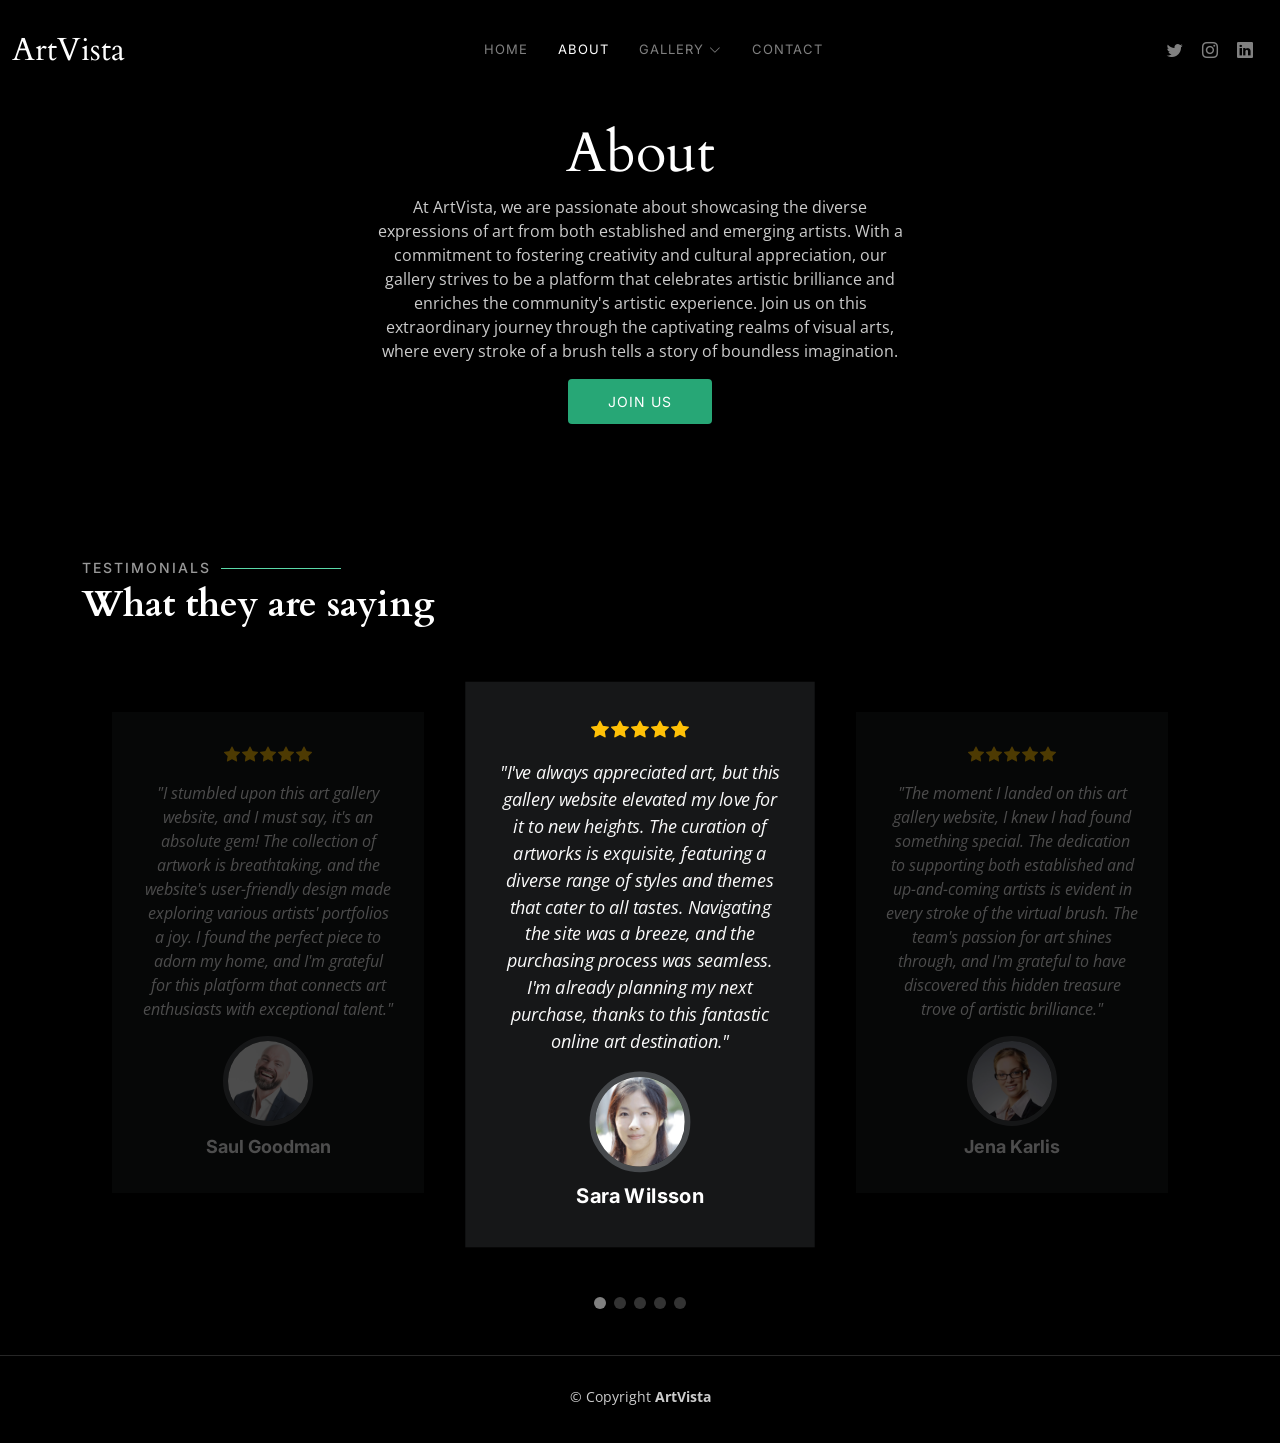
<file: about.html>
<!DOCTYPE html>
<html lang="en">

<head>
  <meta charset="utf-8">
  <meta content="width=device-width, initial-scale=1.0" name="viewport">

  <title>ArtVista - About</title>
  <meta content="" name="description">
  <meta content="" name="keywords">
  <link href="assets/img/favicon.png" rel="icon">
  <link href="assets/img/apple-touch-icon.png" rel="apple-touch-icon">
  <link rel="preconnect" href="https://fonts.googleapis.com">
  <link rel="preconnect" href="https://fonts.gstatic.com" crossorigin>
  <link href="https://fonts.googleapis.com/css2?family=Open+Sans:ital,wght@0,300;0,400;0,500;0,600;0,700;1,300;1,400;1,600;1,700&family=Inter:ital,wght@0,300;0,400;0,500;0,600;0,700;1,300;1,400;1,500;1,600;1,700&family=Cardo:ital,wght@0,400;0,700;1,400&display=swap" rel="stylesheet">

  <link href="assets/vendor/bootstrap/css/bootstrap.min.css" rel="stylesheet">
  <link href="assets/vendor/bootstrap-icons/bootstrap-icons.css" rel="stylesheet">
  <link href="assets/vendor/swiper/swiper-bundle.min.css" rel="stylesheet">
  <link href="assets/vendor/glightbox/css/glightbox.min.css" rel="stylesheet">
  <link href="assets/vendor/aos/aos.css" rel="stylesheet">

  <link href="assets/css/main.css" rel="stylesheet">
</head>

<body>

  <!-- Header -->
  <header id="header" class="header d-flex align-items-center fixed-top">
    <div class="container-fluid d-flex align-items-center justify-content-between">

      <a href="index.html" class="logo d-flex align-items-center  me-auto me-lg-0">
        <h1>ArtVista</h1>
      </a>
      <!-- navbar -->
      <nav id="navbar" class="navbar">
        <ul>
          <li><a href="index.html">Home</a></li>
          <li><a href="about.html" class="active">About</a></li>
          <li class="dropdown"><a href="gallery.html"><span>Gallery</span> <i class="bi bi-chevron-down dropdown-indicator"></i></a>
            <ul>
              <li><a href="gallery.html">Abstract</a></li>
              <li><a href="gallery.html">Modernism</a></li>
              <li><a href="gallery.html">Minimalism</a></li>
              <li><a href="gallery.html">Photorealism</a></li>
              <li><a href="gallery.html">Impressionism</a></li> 
              <li><a href="gallery.html">Realism</a></li>
            </ul>
          </li>
          <li><a href="contact.html">Contact</a></li>
        </ul>
      </nav>


      <div class="header-social-links">
        <a href="https://twitter.com/tdpvistasocial" class="twitter"><i class="bi bi-twitter"></i></a>
        <a href="https://www.instagram.com/tdpvistasocial" class="instagram"><i class="bi bi-instagram"></i></a>
        <a href="https://www.linkedin.com/company/tdpvista/mycompany/" class="linkedin"><i class="bi bi-linkedin"></i></i></a>
      </div>
      <i class="mobile-nav-toggle mobile-nav-show bi bi-list"></i>
      <i class="mobile-nav-toggle mobile-nav-hide d-none bi bi-x"></i>

    </div>
  </header>

  <main id="main" data-aos="fade" data-aos-delay="1500">

  <!-- About Section -->
    <div class="page-header d-flex align-items-center">
      <div class="container position-relative">
        <div class="row d-flex justify-content-center">
          <div class="col-lg-6 text-center">
            <h2>About</h2>
            <p>At ArtVista, we are passionate about showcasing the diverse expressions of art from both established and emerging artists. With a commitment to fostering creativity and cultural appreciation, our gallery strives to be a platform that celebrates artistic brilliance and enriches the community's artistic experience. Join us on this extraordinary journey through the captivating realms of visual arts, where every stroke of a brush tells a story of boundless imagination.</p>

            <a class="cta-btn" href="contact.html">Join Us</a>

          </div>
        </div>
      </div>
    </div>

    <!-- Testimonials Section -->
    <section id="testimonials" class="testimonials">
      <div class="container">

        <div class="section-header">
          <h2>Testimonials</h2>
          <p>What they are saying</p>
        </div>

        <div class="slides-3 swiper">
          <div class="swiper-wrapper">

            <div class="swiper-slide">
              <div class="testimonial-item">
                <div class="stars">
                  <i class="bi bi-star-fill"></i><i class="bi bi-star-fill"></i><i class="bi bi-star-fill"></i><i class="bi bi-star-fill"></i><i class="bi bi-star-fill"></i>
                </div>
                <p>
                  "I stumbled upon this art gallery website, and I must say, it's an absolute gem! The collection of artwork is breathtaking, and the website's user-friendly design made exploring various artists' portfolios a joy. I found the perfect piece to adorn my home, and I'm grateful for this platform that connects art enthusiasts with exceptional talent."
                </p>
                <div class="profile mt-auto">
                  <img src="assets/img/testimonials/testimonials-1.jpg" class="testimonial-img" alt="">
                  <h3>Saul Goodman</h3>
                </div>
              </div>
            </div>

            <div class="swiper-slide">
              <div class="testimonial-item">
                <div class="stars">
                  <i class="bi bi-star-fill"></i><i class="bi bi-star-fill"></i><i class="bi bi-star-fill"></i><i class="bi bi-star-fill"></i><i class="bi bi-star-fill"></i>
                </div>
                <p>
                  "I've always appreciated art, but this gallery website elevated my love for it to new heights. The curation of artworks is exquisite, featuring a diverse range of styles and themes that cater to all tastes. Navigating the site was a breeze, and the purchasing process was seamless. I'm already planning my next purchase, thanks to this fantastic online art destination."
                </p>
                <div class="profile mt-auto">
                  <img src="assets/img/testimonials/testimonials-2.jpg" class="testimonial-img" alt="">
                  <h3>Sara Wilsson</h3>
                </div>
              </div>
            </div>

            <div class="swiper-slide">
              <div class="testimonial-item">
                <div class="stars">
                  <i class="bi bi-star-fill"></i><i class="bi bi-star-fill"></i><i class="bi bi-star-fill"></i><i class="bi bi-star-fill"></i><i class="bi bi-star-fill"></i>
                </div>
                <p>
                  "The moment I landed on this art gallery website, I knew I had found something special. The dedication to supporting both established and up-and-coming artists is evident in every stroke of the virtual brush. The team's passion for art shines through, and I'm grateful to have discovered this hidden treasure trove of artistic brilliance."
                </p>
                <div class="profile mt-auto">
                  <img src="assets/img/testimonials/testimonials-3.jpg" class="testimonial-img" alt="">
                  <h3>Jena Karlis</h3>
                </div>
              </div>
            </div>

            <div class="swiper-slide">
              <div class="testimonial-item">
                <div class="stars">
                  <i class="bi bi-star-fill"></i><i class="bi bi-star-fill"></i><i class="bi bi-star-fill"></i><i class="bi bi-star-fill"></i><i class="bi bi-star-fill"></i>
                </div>
                <p>
                  "As an aspiring artist, I couldn't have asked for a better platform to showcase my artwork. The art gallery website not only provided me with exposure to a broader audience but also fostered a sense of belonging within the creative community. The team behind this website genuinely cares about artists, and their support has been invaluable in my artistic journey." 
                </p>
                <div class="profile mt-auto">
                  <img src="assets/img/testimonials/testimonials-4.jpg" class="testimonial-img" alt="">
                  <h3>Matt Brandon</h3>
                </div>
              </div>
            </div>

            <div class="swiper-slide">
              <div class="testimonial-item">
                <div class="stars">
                  <i class="bi bi-star-fill"></i><i class="bi bi-star-fill"></i><i class="bi bi-star-fill"></i><i class="bi bi-star-fill"></i><i class="bi bi-star-fill"></i>
                </div>
                <p>
                  "This art gallery website is a true art lover's dream come true! The impressive selection of artwork displayed here has introduced me to artists I would have never known otherwise. Whether I'm seeking inspiration or adding to my collection, this platform has become my go-to destination. It's more than a website; it's an artistic sanctuary that leaves me captivated with every visit."
                </p>
                <div class="profile mt-auto">
                  <img src="assets/img/testimonials/testimonials-5.jpg" class="testimonial-img" alt="">
                  <h3>John Larson</h3>
                </div>
              </div>
            </div>

          </div>
          <div class="swiper-pagination"></div>
        </div>

      </div>
    </section>

  </main>


  <footer id="footer" class="footer">
    <div class="container">
      <div class="copyright">
        &copy; Copyright <strong><span>ArtVista</span></strong>
      </div>
      <div class="credits">

      </div>
    </div>
  </footer>

  <a href="#" class="scroll-top d-flex align-items-center justify-content-center"><i class="bi bi-arrow-up-short"></i></a>

  <div id="preloader">
    <div class="line"></div>
  </div>


  <script src="assets/vendor/bootstrap/js/bootstrap.bundle.min.js"></script>
  <script src="assets/vendor/swiper/swiper-bundle.min.js"></script>
  <script src="assets/vendor/glightbox/js/glightbox.min.js"></script>
  <script src="assets/vendor/aos/aos.js"></script>
  <script src="assets/js/main.js"></script>

</body>

</html>
</file>
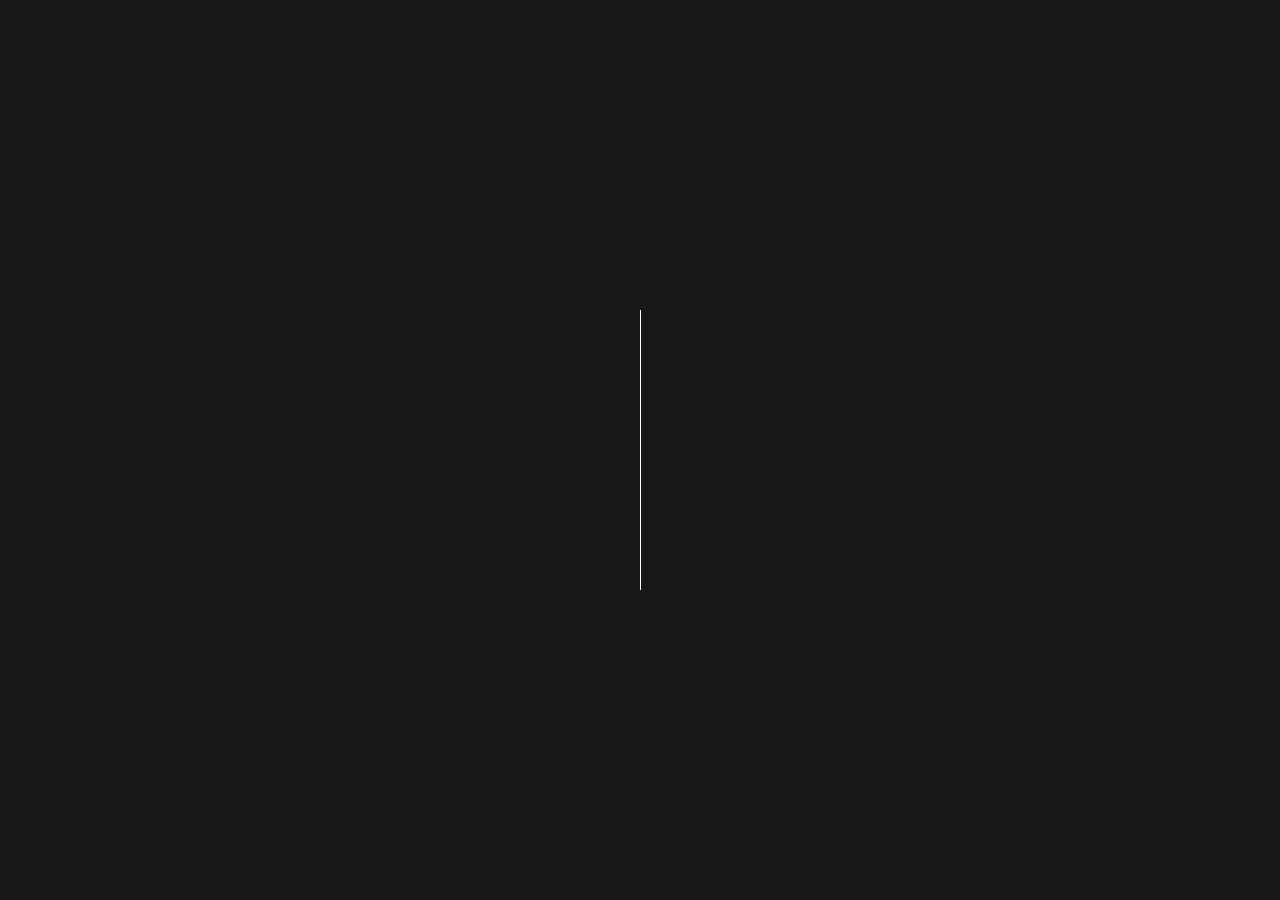
<file: contact.html>
<!DOCTYPE html>
<html lang="en">

<head>
  <meta charset="utf-8">
  <meta content="width=device-width, initial-scale=1.0" name="viewport">

  <title>ArtVista - Contact</title>
  <meta content="" name="description">
  <meta content="" name="keywords">

  <link rel="preconnect" href="https://fonts.googleapis.com">
  <link rel="preconnect" href="https://fonts.gstatic.com" crossorigin>
  <link href="https://fonts.googleapis.com/css2?family=Open+Sans:ital,wght@0,300;0,400;0,500;0,600;0,700;1,300;1,400;1,600;1,700&family=Inter:ital,wght@0,300;0,400;0,500;0,600;0,700;1,300;1,400;1,500;1,600;1,700&family=Cardo:ital,wght@0,400;0,700;1,400&display=swap" rel="stylesheet">

  <link href="assets/vendor/bootstrap/css/bootstrap.min.css" rel="stylesheet">
  <link href="assets/vendor/bootstrap-icons/bootstrap-icons.css" rel="stylesheet">
  <link href="assets/vendor/swiper/swiper-bundle.min.css" rel="stylesheet">
  <link href="assets/vendor/glightbox/css/glightbox.min.css" rel="stylesheet">
  <link href="assets/vendor/aos/aos.css" rel="stylesheet">

  <link href="assets/css/main.css" rel="stylesheet">

</head>

<body>

  <header id="header" class="header d-flex align-items-center fixed-top">
    <div class="container-fluid d-flex align-items-center justify-content-between">

      <a href="index.html" class="logo d-flex align-items-center  me-auto me-lg-0">
        <h1>ArtVista</h1>
      </a>

      <nav id="navbar" class="navbar">
        <ul>
          <li><a href="index.html">Home</a></li>
          <li><a href="about.html">About</a></li>
          <li class="dropdown"><a href="gallery.html"><span>Gallery</span> <i class="bi bi-chevron-down dropdown-indicator"></i></a>
            <ul>
              <li><a href="gallery.html">Abstract</a></li>
              <li><a href="gallery.html">Modernism</a></li>
              <li><a href="gallery.html">Minimalism</a></li>
              <li><a href="gallery.html">Photorealism</a></li>
              <li><a href="gallery.html">Impressionism</a></li> 
              <li><a href="gallery.html">Realism</a></li>
            </ul>
          </li>
          <li><a href="contact.html" class="active">Contact</a></li>
        </ul>
      </nav>

      <div class="header-social-links">
        <a href="https://twitter.com/tdpvistasocial" class="twitter"><i class="bi bi-twitter"></i></a>
        <a href="https://www.instagram.com/tdpvistasocial" class="instagram"><i class="bi bi-instagram"></i></a>
        <a href="https://www.linkedin.com/company/tdpvista/mycompany/" class="linkedin"><i class="bi bi-linkedin"></i></i></a>
      </div>
      <i class="mobile-nav-toggle mobile-nav-show bi bi-list"></i>
      <i class="mobile-nav-toggle mobile-nav-hide d-none bi bi-x"></i>

    </div>
  </header>

  <main id="main" data-aos="fade" data-aos-delay="1500">


    <div class="page-header d-flex align-items-center">
      <div class="container position-relative">
        <div class="row d-flex justify-content-center">
          <div class="col-lg-6 text-center">
            <h2>Contact</h2>
            <p>We'd love to hear from you! Feel free to reach out to us with any inquiries, feedback, or collaboration opportunities. Our team is eagerly awaiting your message to further enrich your art gallery experience.  </p>

          </div>
        </div>
      </div>
    </div>

    <!-- Contact Section -->
    <section id="contact" class="contact">
      <div class="container">

        <div class="row gy-4 justify-content-center">

          <div class="col-lg-3">
            <div class="info-item d-flex">
              <i class="bi bi-geo-alt flex-shrink-0"></i>
              <div>
                <h4>Location:</h4>
                <p>Bhopal</p>
              </div>
            </div>
          </div>

          <div class="col-lg-3">
            <div class="info-item d-flex">
              <i class="bi bi-envelope flex-shrink-0"></i>
              <div>
                <h4>Email:</h4>
                <p>email.com</p>
              </div>
            </div>
          </div>

          <div class="col-lg-3">
            <div class="info-item d-flex">
              <i class="bi bi-phone flex-shrink-0"></i>
              <div>
                <h4>Call:</h4>
                <p>+91 1234567890</p>
              </div>
            </div>
          </div>

        </div>

        <div class="row justify-content-center mt-4">

          <div class="col-lg-9">
            <form role="form" class="email-form">
              <div class="row">
                <div class="col-md-6 form-group">
                  <input type="text" name="name" class="form-control" id="name" placeholder="Your Name" required>
                </div>
                <div class="col-md-6 form-group mt-3 mt-md-0">
                  <input type="email" class="form-control" name="email" id="email" placeholder="Your Email" required>
                </div>
              </div>
              <div class="form-group mt-3">
                <input type="text" class="form-control" name="subject" id="subject" placeholder="Subject" required>
              </div>
              <div class="form-group mt-3">
                <textarea class="form-control" name="message" rows="5" placeholder="Message" required></textarea>
              </div>
              <div class="my-3">
                <div class="loading">Loading</div>
                <div class="error-message"></div>
                <div class="sent-message">Your message has been sent. Thank you!</div>
              </div>
              <div class="text-center"><button type="submit">Send Message</button></div>
            </form>
          </div>

        </div>

      </div>
    </section>

  </main>


  <footer id="footer" class="footer">
    <div class="container">
      <div class="copyright">
        &copy; Copyright <strong><span>ArtVista</span></strong>
      </div>
      <div class="credits">
      </div>
    </div>
  </footer>

  <a href="#" class="scroll-top d-flex align-items-center justify-content-center"><i class="bi bi-arrow-up-short"></i></a>

  <div id="preloader">
    <div class="line"></div>
  </div>

  <script src="assets/vendor/bootstrap/js/bootstrap.bundle.min.js"></script>
  <script src="assets/vendor/swiper/swiper-bundle.min.js"></script>
  <script src="assets/vendor/glightbox/js/glightbox.min.js"></script>
  <script src="assets/vendor/aos/aos.js"></script>

  <script src="assets/js/main.js"></script>

</body>

</html>
</file>
<file: assets/css/main.css>
:root {
  --font-default: "Open Sans", system-ui, -apple-system, "Segoe UI", Roboto, "Helvetica Neue", Arial, "Noto Sans", "Liberation Sans", sans-serif, "Apple Color Emoji", "Segoe UI Emoji", "Segoe UI Symbol", "Noto Color Emoji";
  --font-primary: "Inter", sans-serif;
  --font-secondary: "Cardo", sans-serif;
}


:root {
  --color-default: #fafafa;
  --color-primary: #27a776;
  --color-secondary: #161718;
}


:root {
  scroll-behavior: smooth;
}


body {
  font-family: var(--font-default);
  color: var(--color-default);
  background-color: #000;
}

a {
  color: var(--color-primary);
  text-decoration: none;
}

a:hover {
  color: #32cf93;
  text-decoration: none;
}

h1,
h2,
h3,
h4,
h5,
h6 {
  font-family: var(--font-primary);
}

.section-header {
  padding-bottom: 40px;
}

.section-header h2 {
  font-size: 14px;
  font-weight: 500;
  padding: 0;
  line-height: 1px;
  margin: 0 0 5px 0;
  letter-spacing: 2px;
  text-transform: uppercase;
  color: rgba(255, 255, 255, 0.6);
  font-family: var(--font-primary);
}

.section-header h2::after {
  content: "";
  width: 120px;
  height: 1px;
  display: inline-block;
  background: #5bd9a9;
  margin: 4px 10px;
}

.section-header p {
  margin: 0;
  margin: 0;
  font-size: 36px;
  font-weight: 700;
  font-family: var(--font-secondary);
  color: #fff;
}

.page-header {
  padding: 120px 0 60px 0;
  min-height: 30vh;
  position: relative;
}

.page-header h2 {
  font-size: 56px;
  font-weight: 500;
  color: #fff;
  font-family: var(--font-secondary);
}

@media (max-width: 768px) {
  .page-header h2 {
    font-size: 36px;
  }
}

.page-header p {
  color: rgba(255, 255, 255, 0.8);
}

.page-header .cta-btn {
  font-family: var(--font-primary);
  font-weight: 400;
  font-size: 14px;
  display: inline-block;
  padding: 12px 40px;
  border-radius: 4px;
  letter-spacing: 1px;
  text-transform: uppercase;
  transition: 0.3s;
  color: #fff;
  background: var(--color-primary);
}

.page-header .cta-btn:hover {
  background: #2cbc85;
}


.scroll-top {
  position: fixed;
  visibility: hidden;
  opacity: 0;
  right: 15px;
  bottom: -15px;
  z-index: 99999;
  background: var(--color-primary);
  width: 44px;
  height: 44px;
  border-radius: 50px;
  transition: all 0.4s;
}

.scroll-top i {
  font-size: 24px;
  color: #fff;
  line-height: 0;
}

.scroll-top:hover {
  background: rgba(39, 167, 118, 0.8);
  color: #fff;
}

.scroll-top.active {
  visibility: visible;
  opacity: 1;
  bottom: 15px;
}

#preloader {
  display: flex;
  position: fixed;
  inset: 0;
  width: 100%;
  height: 100vh;
  z-index: 99999;
}

#preloader:before,
#preloader:after {
  content: "";
  background-color: var(--color-secondary);
  position: absolute;
  inset: 0;
  width: 50%;
  height: 100%;
  transition: all 0.3s ease 0s;
  z-index: -1;
}

#preloader:after {
  left: auto;
  right: 0;
}

#preloader .line {
  position: relative;
  overflow: hidden;
  margin: auto;
  width: 1px;
  height: 280px;
  transition: all 0.8s ease 0s;
}

#preloader .line:before {
  content: "";
  position: absolute;
  background-color: #fff;
  left: 0;
  top: 50%;
  width: 1px;
  height: 0%;
  transform: translateY(-50%);
  animation: lineincrease 1000ms ease-in-out 0s forwards;
}

#preloader .line:after {
  content: "";
  position: absolute;
  background-color: #999;
  left: 0;
  top: 0;
  width: 1px;
  height: 100%;
  transform: translateY(-100%);
  animation: linemove 1200ms linear 0s infinite;
  animation-delay: 2000ms;
}

#preloader.loaded .line {
  opacity: 0;
  height: 100% !important;
}

#preloader.loaded .line:after {
  opacity: 0;
}

#preloader.loaded:before,
#preloader.loaded:after {
  animation: preloaderfinish 300ms ease-in-out 500ms forwards;
}

@keyframes lineincrease {
  0% {
    height: 0%;
  }

  100% {
    height: 100%;
  }
}

@keyframes linemove {
  0% {
    transform: translateY(200%);
  }

  100% {
    transform: translateY(-100%);
  }
}

@keyframes preloaderfinish {
  0% {
    width: 5 0%;
  }

  100% {
    width: 0%;
  }
}

.header {
  transition: all 0.5s;
  z-index: 997;
  padding: 30px 0;
  background-color: #000;
}

.header .logo {
  transition: 0.3s;
}

.header .logo img {
  max-height: 40px;
  margin-right: 8px;
}

.header .logo h1 {
  font-size: 32px;
  margin: 0;
  font-weight: 400;
  color: #fff;
  font-family: var(--font-secondary);
}

.header .logo i {
  font-size: 32px;
  margin-right: 8px;
  line-height: 0;
}

@media (max-width: 575px) {
  .header .logo h1 {
    font-size: 26px;
  }

  .header .logo i {
    font-size: 24px;
  }
}

.header .header-social-links {
  padding-right: 15px;
}

.header .header-social-links a {
  color: rgba(255, 255, 255, 0.5);
  padding-left: 15px;
  display: inline-block;
  line-height: 0px;
  transition: 0.3s;
  font-size: 16px;
}

.header .header-social-links a:hover {
  color: #fff;
}

@media (max-width: 575px) {
  .header .header-social-links a {
    padding-left: 5px;
  }
}

@media (min-width: 1280px) {
  .navbar {
    padding: 0;
  }

  .navbar ul {
    margin: 0;
    padding: 0;
    display: flex;
    list-style: none;
    align-items: center;
  }

  .navbar li {
    position: relative;
  }

  .navbar a,
  .navbar a:focus {
    display: flex;
    align-items: center;
    justify-content: space-between;
    padding: 10px 0 10px 30px;
    font-family: var(--font-primary);
    text-transform: uppercase;
    letter-spacing: 1px;
    font-size: 13px;
    font-weight: 400;
    color: rgba(255, 255, 255, 0.5);
    white-space: nowrap;
    transition: 0.3s;
  }

  .navbar a i,
  .navbar a:focus i {
    font-size: 12px;
    line-height: 0;
    margin-left: 5px;
  }

  .navbar a:hover,
  .navbar .active,
  .navbar .active:focus,
  .navbar li:hover>a {
    color: #fff;
  }

  .navbar .dropdown ul {
    display: block;
    position: absolute;
    left: 14px;
    top: calc(100% + 30px);
    margin: 0;
    padding: 10px 0;
    z-index: 99;
    opacity: 0;
    visibility: hidden;
    background: var(--color-secondary);
    transition: 0.3s;
    border-radius: 4px;
  }

  .navbar .dropdown ul li {
    min-width: 200px;
  }

  .navbar .dropdown ul a {
    padding: 10px 20px;
    font-size: 15px;
    text-transform: none;
    font-weight: 400;
  }

  .navbar .dropdown ul a i {
    font-size: 12px;
  }

  .navbar .dropdown ul a:hover,
  .navbar .dropdown ul .active:hover,
  .navbar .dropdown ul li:hover>a {
    color: #fff;
  }

  .navbar .dropdown:hover>ul {
    opacity: 1;
    top: 100%;
    visibility: visible;
  }

  .navbar .dropdown .dropdown ul {
    top: 0;
    left: calc(100% - 30px);
    visibility: hidden;
  }

  .navbar .dropdown .dropdown:hover>ul {
    opacity: 1;
    top: 0;
    left: 100%;
    visibility: visible;
  }
}

@media (min-width: 1280px) and (max-width: 1366px) {
  .navbar .dropdown .dropdown ul {
    left: -90%;
  }

  .navbar .dropdown .dropdown:hover>ul {
    left: -100%;
  }
}

@media (min-width: 1280px) {

  .mobile-nav-show,
  .mobile-nav-hide {
    display: none;
  }
}

@media (max-width: 1279px) {
  .navbar {
    position: fixed;
    top: 0;
    right: -100%;
    width: 100%;
    max-width: 400px;
    bottom: 0;
    transition: 0.3s;
    z-index: 9997;
  }

  .navbar ul {
    position: absolute;
    inset: 0;
    padding: 50px 0 10px 0;
    margin: 0;
    background: rgba(0, 0, 0, 0.9);
    overflow-y: auto;
    transition: 0.3s;
    z-index: 9998;
  }

  .navbar a,
  .navbar a:focus {
    display: flex;
    align-items: center;
    justify-content: space-between;
    padding: 10px 20px;
    font-family: var(--font-primary);
    font-size: 13px;
    text-transform: uppercase;
    font-weight: 400;
    color: rgba(255, 255, 255, 0.5);
    letter-spacing: 1px;
    white-space: nowrap;
    transition: 0.3s;
  }

  .navbar a i,
  .navbar a:focus i {
    font-size: 12px;
    line-height: 0;
    margin-left: 5px;
  }

  .navbar a:hover,
  .navbar .active,
  .navbar .active:focus,
  .navbar li:hover>a {
    color: #fff;
  }

  .navbar .dropdown ul,
  .navbar .dropdown .dropdown ul {
    position: static;
    display: none;
    padding: 10px 0;
    margin: 10px 20px;
    transition: all 0.5s ease-in-out;
    border: 1px solid black;
  }

  .navbar .dropdown>.dropdown-active,
  .navbar .dropdown .dropdown>.dropdown-active {
    display: block;
  }

  .mobile-nav-show {
    color: #fff;
    font-size: 28px;
    cursor: pointer;
    line-height: 0;
    transition: 0.5s;
    z-index: 9999;
    margin: 0 10px 0 10px;
  }

  .mobile-nav-hide {
    color: #fff;
    font-size: 32px;
    cursor: pointer;
    line-height: 0;
    transition: 0.5s;
    position: fixed;
    right: 20px;
    top: 20px;
    z-index: 9999;
  }

  .mobile-nav-active {
    overflow: hidden;
  }

  .mobile-nav-active .navbar {
    right: 0;
  }

  .mobile-nav-active .navbar:before {
    content: "";
    position: fixed;
    inset: 0;
    background: rgba(22, 23, 24, 0.8);
    z-index: 9996;
  }
}

.about .content h2 {
  font-weight: 700;
  font-size: 24px;
  color: var(--color-primary);
}

.about .content ul {
  list-style: none;
  padding: 0;
}

.about .content ul li {
  margin-bottom: 20px;
  display: flex;
  align-items: center;
}

.about .content ul strong {
  margin-right: 10px;
}

.about .content ul i {
  font-size: 16px;
  margin-right: 5px;
  color: var(--color-primary);
  line-height: 0;
}

.testimonials {
  margin-top: 80px;
}

.testimonials .testimonial-item {
  box-sizing: content-box;
  padding: 30px;
  margin: 40px 30px;
  background: var(--color-secondary);
  min-height: 320px;
  display: flex;
  flex-direction: column;
  text-align: center;
  transition: 0.3s;
}

.testimonials .testimonial-item .stars {
  margin-bottom: 15px;
}

.testimonials .testimonial-item .stars i {
  color: #ffc107;
  margin: 0 1px;
}

.testimonials .testimonial-item .testimonial-img {
  width: 90px;
  border-radius: 50%;
  border: 5px solid #474a4d;
  margin: 0 auto;
}

.testimonials .testimonial-item h3 {
  font-size: 18px;
  font-weight: bold;
  margin: 10px 0 5px 0;
  color: #fff;
}

.testimonials .testimonial-item h4 {
  font-size: 14px;
  color: rgba(255, 255, 255, 0.5);
  margin: 0;
}

.testimonials .testimonial-item p {
  font-style: italic;
  margin: 0 auto 15px auto;
}

.testimonials .swiper-pagination {
  margin-top: 20px;
  position: relative;
}

.testimonials .swiper-pagination .swiper-pagination-bullet {
  width: 12px;
  height: 12px;
  background-color: rgba(255, 255, 255, 0.2);
  opacity: 1;
}

.testimonials .swiper-pagination .swiper-pagination-bullet-active {
  background-color: rgba(255, 255, 255, 0.5);
}

.testimonials .swiper-slide {
  opacity: 0.3;
}

@media (max-width: 1199px) {
  .testimonials .swiper-slide-active {
    opacity: 1;
  }

  .testimonials .swiper-pagination {
    margin-top: 0;
  }

  .testimonials .testimonial-item {
    margin: 40px 20px;
  }
}

@media (min-width: 1200px) {
  .testimonials .swiper-slide-next {
    opacity: 1;
    transform: scale(1.12);
  }
}

.gallery {
  margin-top: 100px;
}

.gallery .gallery-item {
  position: relative;
  overflow: hidden;
  border-radius: 10px;
  max-width: 20rem;
  max-height: 15rem;
  
}

.gallery .gallery-item img {
  transition: 0.3s;
}

.gallery .gallery-links {
  position: absolute;
  inset: 0;
  opacity: 0;
  transition: all ease-in-out 0.3s;
  background: rgba(0, 0, 0, 0.6);
  z-index: 3;
}

.gallery .gallery-links .preview-link,
.gallery .gallery-links .details-link {
  font-size: 20px;
  color: rgba(255, 255, 255, 0.5);
  transition: 0.3s;
  line-height: 1.2;
  margin: 30px 8px 0 8px;
}

.gallery .gallery-links .preview-link:hover,
.gallery .gallery-links .details-link:hover {
  color: #fff;
}

.gallery .gallery-links .details-link {
  font-size: 30px;
  line-height: 0;
}

.gallery .gallery-item:hover .gallery-links {
  opacity: 1;
}

.gallery .gallery-item:hover .preview-link,
.gallery .gallery-item:hover .details-link {
  margin-top: 0;
}

.gallery .gallery-item:hover img {
  transform: scale(1.1);
}

.glightbox-clean .gslide-description {
  background: #222425;
}

.glightbox-clean .gslide-title {
  color: rgba(255, 255, 255, 0.8);
  margin: 0;
}

.gallery-single .portfolio-details-slider img {
  width: 100%;
}

.gallery-single .portfolio-details-slider .swiper-pagination .swiper-pagination-bullet {
  width: 12px;
  height: 12px;
  background-color: rgba(255, 255, 255, 0.7);
  opacity: 1;
}

.gallery-single .portfolio-details-slider .swiper-pagination .swiper-pagination-bullet-active {
  background-color: var(--color-primary);
}

.gallery-single .swiper-button-prev,
.gallery-single .swiper-button-next {
  width: 48px;
  height: 48px;
}

.gallery-single .swiper-button-prev:after,
.gallery-single .swiper-button-next:after {
  color: rgba(255, 255, 255, 0.8);
  background-color: rgba(0, 0, 0, 0.2);
  font-size: 24px;
  border-radius: 50%;
  width: 48px;
  height: 48px;
  display: flex;
  align-items: center;
  justify-content: center;
  transition: 0.3s;
}

.gallery-single .swiper-button-prev:hover:after,
.gallery-single .swiper-button-next:hover:after {
  background-color: rgba(0, 0, 0, 0.6);
}

@media (max-width: 575px) {

  .gallery-single .swiper-button-prev,
  .gallery-single .swiper-button-next {
    display: none;
  }
}

.gallery-single .portfolio-info h3 {
  font-size: 22px;
  font-weight: 700;
  margin-bottom: 20px;
  padding-bottom: 20px;
  position: relative;
  font-family: var(--font-secondary);
}

.gallery-single .portfolio-info h3:after {
  content: "";
  position: absolute;
  display: block;
  width: 50px;
  height: 3px;
  background: var(--color-primary);
  left: 0;
  bottom: 0;
}

.gallery-single .portfolio-info ul {
  list-style: none;
  padding: 0;
  font-size: 15px;
}

.gallery-single .portfolio-info ul li {
  display: flex;
  flex-direction: column;
  padding-bottom: 15px;
}

.gallery-single .portfolio-info ul strong {
  text-transform: uppercase;
  font-weight: 400;
  color: #6b7075;
  font-size: 14px;
}

.gallery-single .portfolio-info .btn-visit {
  padding: 8px 40px;
  background: var(--color-primary);
  color: #fff;
  border-radius: 50px;
  transition: 0.3s;
}

.gallery-single .portfolio-info .btn-visit:hover {
  background: #2cbc85;
}

.gallery-single .portfolio-description h2 {
  font-size: 26px;
  font-weight: 700;
  margin-bottom: 20px;
  color: #fff;
  font-family: var(--font-secondary);
}

.gallery-single .portfolio-description p {
  padding: 0;
}

.gallery-single .portfolio-description .testimonial-item {
  padding: 30px 30px 0 30px;
  position: relative;
  background: var(--color-secondary);
  height: 100%;
  margin-bottom: 50px;
}

.gallery-single .portfolio-description .testimonial-item .testimonial-img {
  width: 90px;
  border-radius: 50px;
  border: 6px solid #2e3133;
  float: left;
  margin: 0 10px 0 0;
}

.gallery-single .portfolio-description .testimonial-item h3 {
  font-size: 18px;
  font-weight: bold;
  margin: 15px 0 5px 0;
  padding-top: 20px;
}

.gallery-single .portfolio-description .testimonial-item h4 {
  font-size: 14px;
  color: rgba(255, 255, 255, 0.6);
  margin: 0;
}

.gallery-single .portfolio-description .testimonial-item .quote-icon-left,
.gallery-single .portfolio-description .testimonial-item .quote-icon-right {
  color: #5bd9a9;
  font-size: 26px;
  line-height: 0;
}

.gallery-single .portfolio-description .testimonial-item .quote-icon-left {
  display: inline-block;
  left: -5px;
  position: relative;
}

.gallery-single .portfolio-description .testimonial-item .quote-icon-right {
  display: inline-block;
  right: -5px;
  position: relative;
  top: 10px;
  transform: scale(-1, -1);
}

.gallery-single .portfolio-description .testimonial-item p {
  font-style: italic;
  margin: 0 0 15px 0 0 0;
  padding: 0;
}


.contact .info-item+.info-item {
  margin-top: 40px;
}

.contact .info-item i {
  font-size: 20px;
  color: var(--color-primary);
  float: left;
  width: 44px;
  height: 44px;
  background: #222425;
  display: flex;
  justify-content: center;
  align-items: center;
  border-radius: 50px;
  transition: all 0.3s ease-in-out;
  margin-right: 15px;
}

.contact .info-item h4 {
  padding: 0;
  font-size: 20px;
  font-weight: 600;
  margin-bottom: 5px;
  color: rgba(255, 255, 255, 0.5);
}

.contact .info-item p {
  padding: 0;
  margin-bottom: 0;
  font-size: 14px;
  color: #fff;
}

.contact .info-item:hover i {
  background: var(--color-primary);
  color: #fff;
}

.contact .email-form {
  width: 100%;
}

.contact .email-form .form-group {
  padding-bottom: 8px;
}

.contact .email-form .error-message {
  display: none;
  color: #fff;
  background: #df1529;
  text-align: left;
  padding: 15px;
  font-weight: 600;
}

.contact .email-form .error-message br+br {
  margin-top: 25px;
}

.contact .email-form .sent-message {
  display: none;
  color: #fff;
  background: var(--color-primary);
  text-align: center;
  padding: 15px;
  font-weight: 600;
}

.contact .email-form .loading {
  display: none;
  background: var(--color-secondary);
  text-align: center;
  padding: 15px;
  color: rgba(255, 255, 255, 0.6);
}

.contact .email-form .loading:before {
  content: "";
  display: inline-block;
  border-radius: 50%;
  width: 24px;
  height: 24px;
  margin: 0 10px -6px 0;
  border: 3px solid var(--color-primary);
  border-top-color: var(--color-secondary);
  animation: animate-loading 1s linear infinite;
}

.contact .email-form input,
.contact .email-form textarea {
  border-radius: 4px;
  box-shadow: none;
  font-size: 14px;
  background-color: var(--color-secondary);
  border: 1px solid #2e3133;
  color: #fff;
}

.contact .email-form input {
  height: 44px;
}

.contact .email-form textarea {
  padding: 10px 12px;
}

.contact .email-form button[type=submit] {
  background: var(--color-primary);
  border: 0;
  padding: 10px 35px;
  color: #fff;
  transition: 0.4s;
  border-radius: 4px;
}

.contact .email-form button[type=submit]:hover {
  background: rgba(39, 167, 118, 0.8);
}

@keyframes animate-loading {
  0% {
    transform: rotate(0deg);
  }

  100% {
    transform: rotate(360deg);
  }
}

.hero {
  width: 100%;
  min-height: 30vh;
  background: #000;
  background-size: cover;
  position: relative;
  padding: 140px 0 60px 0;
}

.hero h2 {
  margin: 0 0 10px 0;
  font-size: 38px;
  font-weight: 700;
  color: #fff;
  font-family: var(--font-secondary);
}

.hero h2 span {
  position: relative;
  z-index: 1;
  padding: 0 5px;
  display: inline-block;
}

.hero h2 span:before {
  content: "";
  position: absolute;
  height: 50%;
  bottom: 0;
  left: 0;
  right: 0;
  background: var(--color-primary);
  z-index: -1;
}

.hero p {
  color: rgba(255, 255, 255, 0.6);
  margin-bottom: 30px;
  font-size: 18px;
}

.hero .btn-get-started {
  font-family: var(--font-primary);
  font-weight: 400;
  font-size: 14px;
  display: inline-block;
  padding: 12px 40px;
  border-radius: 4px;
  letter-spacing: 1px;
  text-transform: uppercase;
  transition: 0.3s;
  color: #fff;
  background: var(--color-primary);
}

.hero .btn-get-started:hover {
  background: #2cbc85;
}

@media (max-width: 768px) {
  .hero h2 {
    font-size: 32px;
  }
}

.footer {
  margin-top: 30px;
  padding: 30px 0;
  font-size: 14px;
  border-top: 1px solid rgba(255, 255, 255, 0.15);
}

.footer .copyright {
  text-align: center;
  color: rgba(255, 255, 255, 0.8);
}

.footer .credits {
  padding-top: 6px;
  text-align: center;
  font-size: 13px;
  color: rgba(255, 255, 255, 0.8);
}

.footer .credits a {
  color: var(--color-primary);
}
</file>
